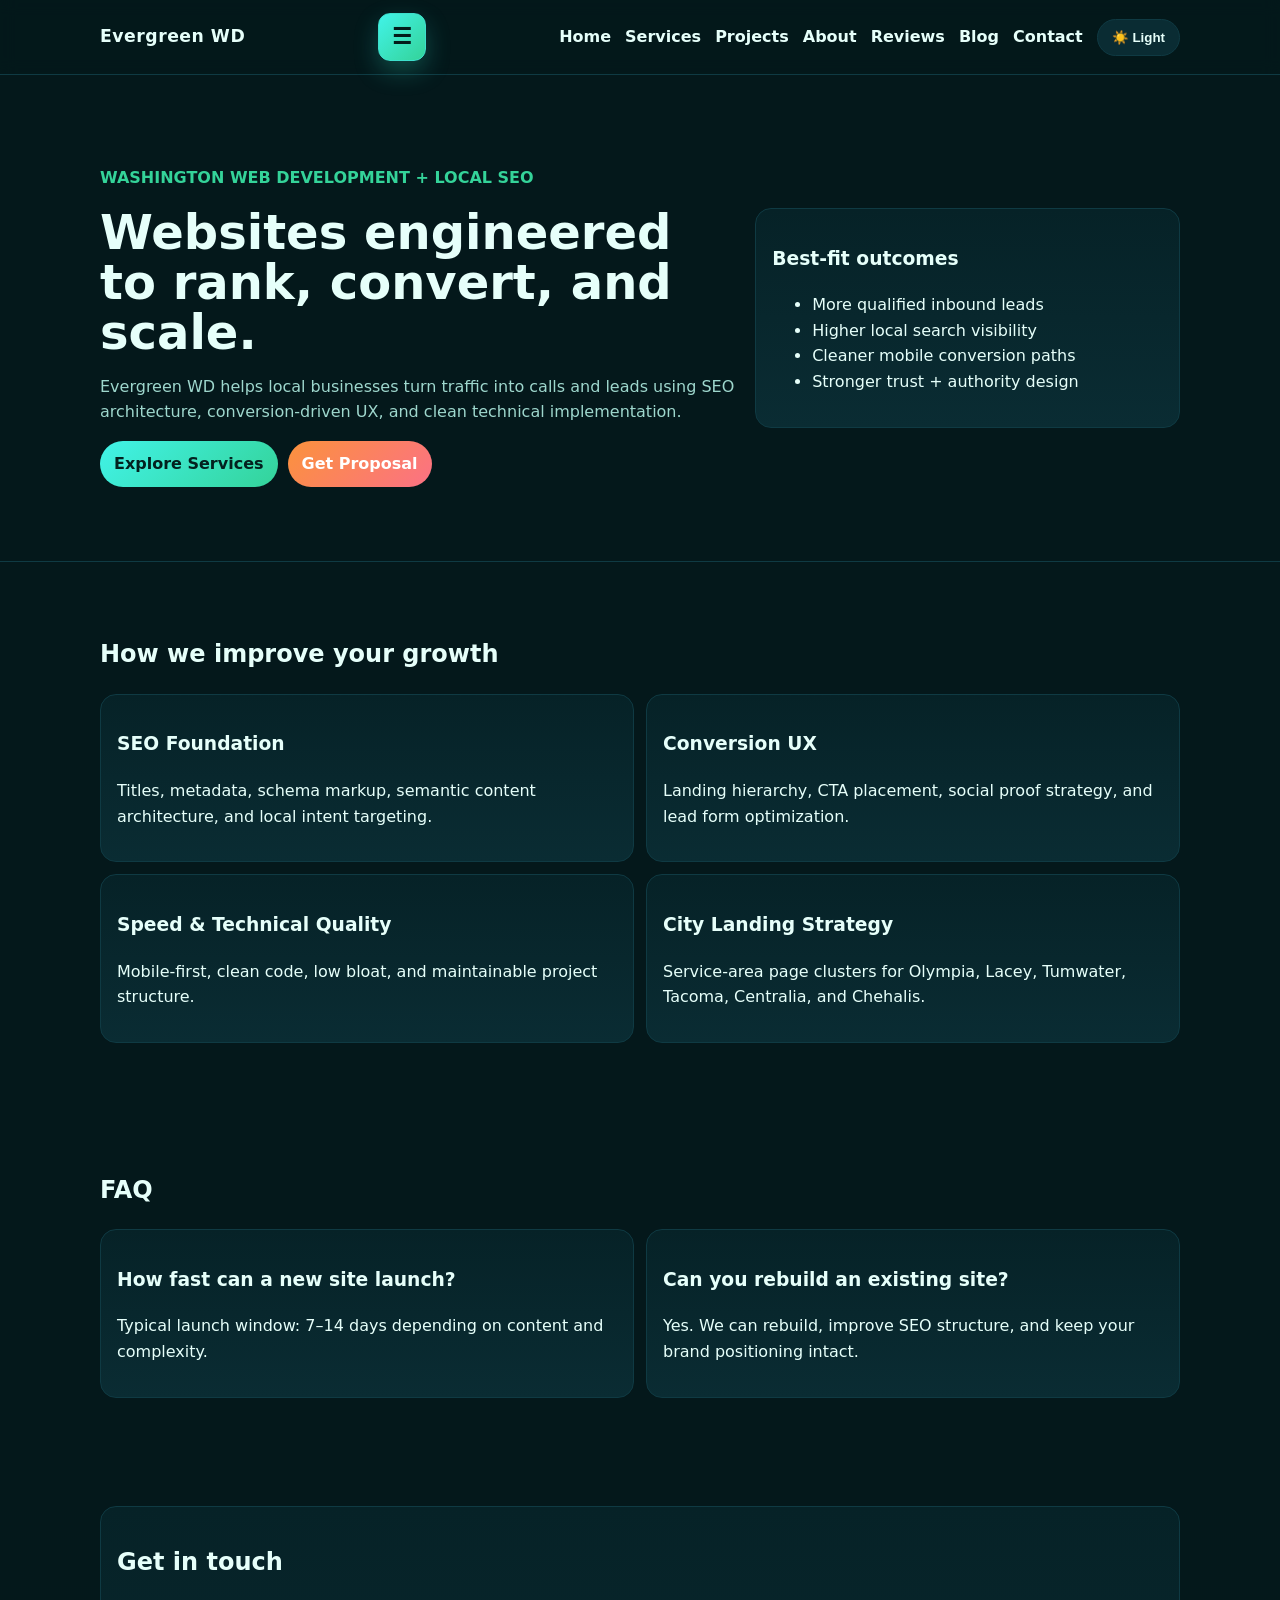
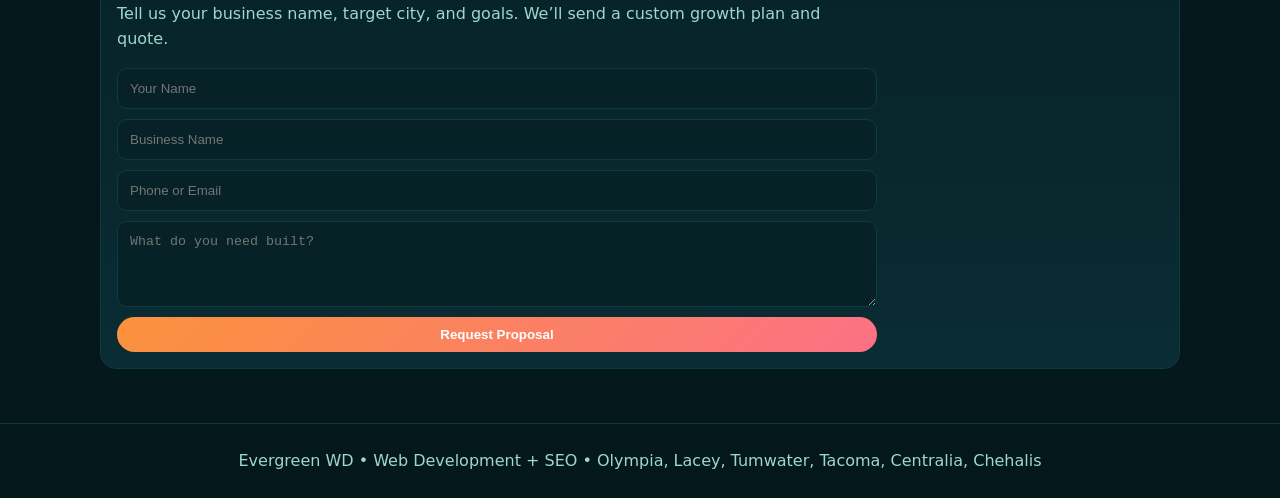
<file: index.html>
<!doctype html><html lang="en" data-theme="dark"><head><meta charset="utf-8"/><meta name="viewport" content="width=device-width,initial-scale=1"/><title>Evergreen WD | SEO Web Development in Washington</title><meta name="description" content="Evergreen WD builds high-converting, SEO-first websites for Washington small businesses. Web development, local SEO, and conversion strategy."/><meta name="keywords" content="web developer washington, local SEO olympia, website design tacoma, lead generation websites"/><link rel="canonical" href="https://maximas033.github.io/evergreen-wd-site/"/><meta property="og:title" content="Evergreen WD"/><meta property="og:description" content="SEO-focused web development for Washington businesses."/><link rel="stylesheet" href="styles.css"/><script type="application/ld+json">{"@context":"https://schema.org","@type":"ProfessionalService","name":"Evergreen WD","serviceType":["Web Development","Local SEO","Conversion Optimization"],"areaServed":["Olympia WA","Lacey WA","Tumwater WA","Tacoma WA","Centralia WA","Chehalis WA"]}</script></head><body><header class="header"><div class="container nav"><a class="brand" href="index.html">Evergreen WD</a><button id="menuBtn" class="menu-btn" aria-label="Open menu" type="button" style="display:inline-grid;place-items:center">☰</button><nav id="navLinks" class="links"><a href="index.html">Home</a><a href="services.html">Services</a><a href="projects.html">Projects</a><a href="about.html">About</a><a href="reviews.html">Reviews</a><a href="blog.html">Blog</a><a href="contact.html">Contact</a><button id="themeToggle" class="theme-btn" type="button">🌙 Dark</button></nav></div></header><section class="hero"><div class="container hero-grid"><div><p style="color:var(--brand-2);font-weight:800">WASHINGTON WEB DEVELOPMENT + LOCAL SEO</p><h1>Websites engineered to rank, convert, and scale.</h1><p class="sub">Evergreen WD helps local businesses turn traffic into calls and leads using SEO architecture, conversion-driven UX, and clean technical implementation.</p><div style="display:flex;gap:10px;flex-wrap:wrap"><a class="btn" href="services.html">Explore Services</a><a class="btn alt" href="contact.html">Get Proposal</a></div></div><div class="card"><h3>Best-fit outcomes</h3><ul><li>More qualified inbound leads</li><li>Higher local search visibility</li><li>Cleaner mobile conversion paths</li><li>Stronger trust + authority design</li></ul></div></div></section>
<section class="section"><div class="container"><h2>How we improve your growth</h2><div class="grid"><article class="card"><h3>SEO Foundation</h3><p>Titles, metadata, schema markup, semantic content architecture, and local intent targeting.</p></article><article class="card"><h3>Conversion UX</h3><p>Landing hierarchy, CTA placement, social proof strategy, and lead form optimization.</p></article><article class="card"><h3>Speed & Technical Quality</h3><p>Mobile-first, clean code, low bloat, and maintainable project structure.</p></article><article class="card"><h3>City Landing Strategy</h3><p>Service-area page clusters for Olympia, Lacey, Tumwater, Tacoma, Centralia, and Chehalis.</p></article></div></div></section>
<section class="section"><div class="container"><h2>FAQ</h2><div class="grid"><div class="card"><h3>How fast can a new site launch?</h3><p>Typical launch window: 7–14 days depending on content and complexity.</p></div><div class="card"><h3>Can you rebuild an existing site?</h3><p>Yes. We can rebuild, improve SEO structure, and keep your brand positioning intact.</p></div></div></div></section><section class="section"><div class="container"><div class="card"><h2>Get in touch</h2><p class="sub">Tell us your business name, target city, and goals. We’ll send a custom growth plan and quote.</p><form class="form" action="https://formsubmit.co/maxim.fedorets@icloud.com" method="POST">
<input type="hidden" name="_subject" value="Evergreen WD — New Lead"/>
<input type="hidden" name="_captcha" value="false"/>
<input type="hidden" name="_template" value="table"/>
<input type="text" name="name" placeholder="Your Name" required/>
<input type="text" name="business" placeholder="Business Name" required/>
<input type="text" name="contact" placeholder="Phone or Email" required/>
<textarea name="project" rows="4" placeholder="What do you need built?" required></textarea>
<button class="btn alt" type="submit">Request Proposal</button>
</form></div></div></section><footer class="footer">Evergreen WD • Web Development + SEO • Olympia, Lacey, Tumwater, Tacoma, Centralia, Chehalis</footer><script src="script.js"></script></body></html>
</file>
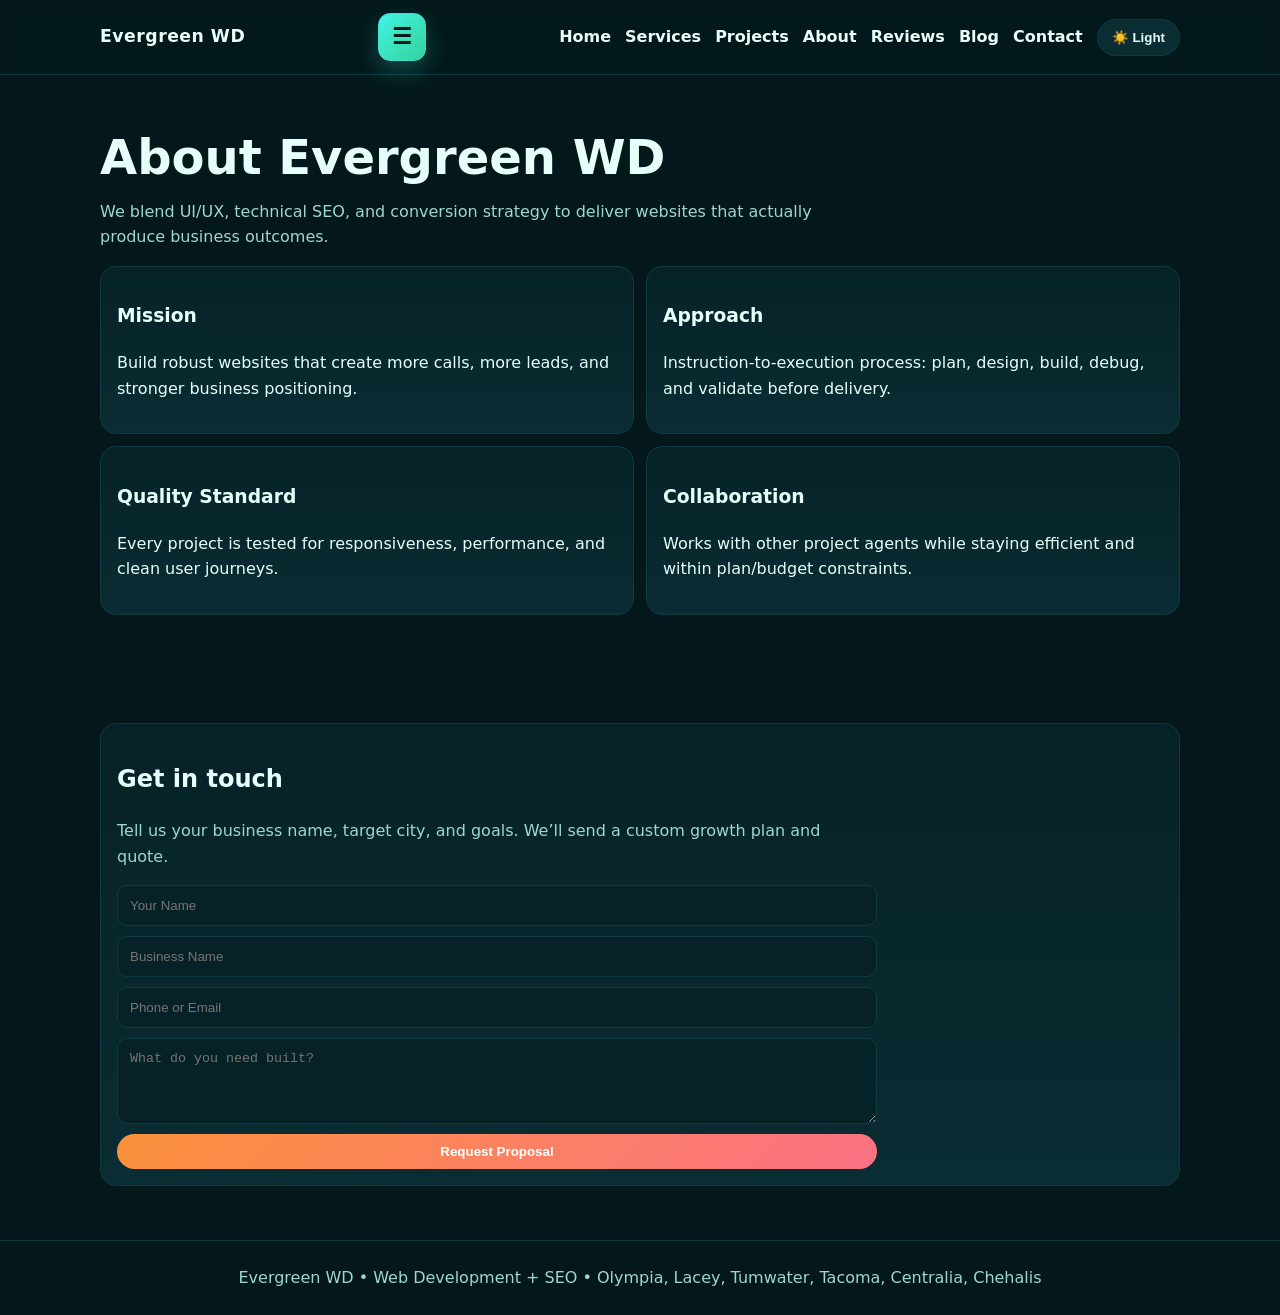
<file: about.html>
<!doctype html><html lang="en" data-theme="dark"><head><meta charset="utf-8"/><meta name="viewport" content="width=device-width,initial-scale=1"/><title>About Evergreen WD</title><meta name="description" content="About Evergreen WD: SEO-first web development studio helping Washington businesses convert more leads."/><link rel="stylesheet" href="styles.css"/></head><body><header class="header"><div class="container nav"><a class="brand" href="index.html">Evergreen WD</a><button id="menuBtn" class="menu-btn" aria-label="Open menu" type="button" style="display:inline-grid;place-items:center">☰</button><nav id="navLinks" class="links"><a href="index.html">Home</a><a href="services.html">Services</a><a href="projects.html">Projects</a><a href="about.html">About</a><a href="reviews.html">Reviews</a><a href="blog.html">Blog</a><a href="contact.html">Contact</a><button id="themeToggle" class="theme-btn" type="button">🌙 Dark</button></nav></div></header><section class="section"><div class="container"><h1>About Evergreen WD</h1><p class="sub">We blend UI/UX, technical SEO, and conversion strategy to deliver websites that actually produce business outcomes.</p><div class="grid"><div class="card"><h3>Mission</h3><p>Build robust websites that create more calls, more leads, and stronger business positioning.</p></div><div class="card"><h3>Approach</h3><p>Instruction-to-execution process: plan, design, build, debug, and validate before delivery.</p></div><div class="card"><h3>Quality Standard</h3><p>Every project is tested for responsiveness, performance, and clean user journeys.</p></div><div class="card"><h3>Collaboration</h3><p>Works with other project agents while staying efficient and within plan/budget constraints.</p></div></div></div></section><section class="section"><div class="container"><div class="card"><h2>Get in touch</h2><p class="sub">Tell us your business name, target city, and goals. We’ll send a custom growth plan and quote.</p><form class="form" action="https://formsubmit.co/maxim.fedorets@icloud.com" method="POST">
<input type="hidden" name="_subject" value="Evergreen WD — New Lead"/>
<input type="hidden" name="_captcha" value="false"/>
<input type="hidden" name="_template" value="table"/>
<input type="text" name="name" placeholder="Your Name" required/>
<input type="text" name="business" placeholder="Business Name" required/>
<input type="text" name="contact" placeholder="Phone or Email" required/>
<textarea name="project" rows="4" placeholder="What do you need built?" required></textarea>
<button class="btn alt" type="submit">Request Proposal</button>
</form></div></div></section><footer class="footer">Evergreen WD • Web Development + SEO • Olympia, Lacey, Tumwater, Tacoma, Centralia, Chehalis</footer><script src="script.js"></script></body></html>
</file>
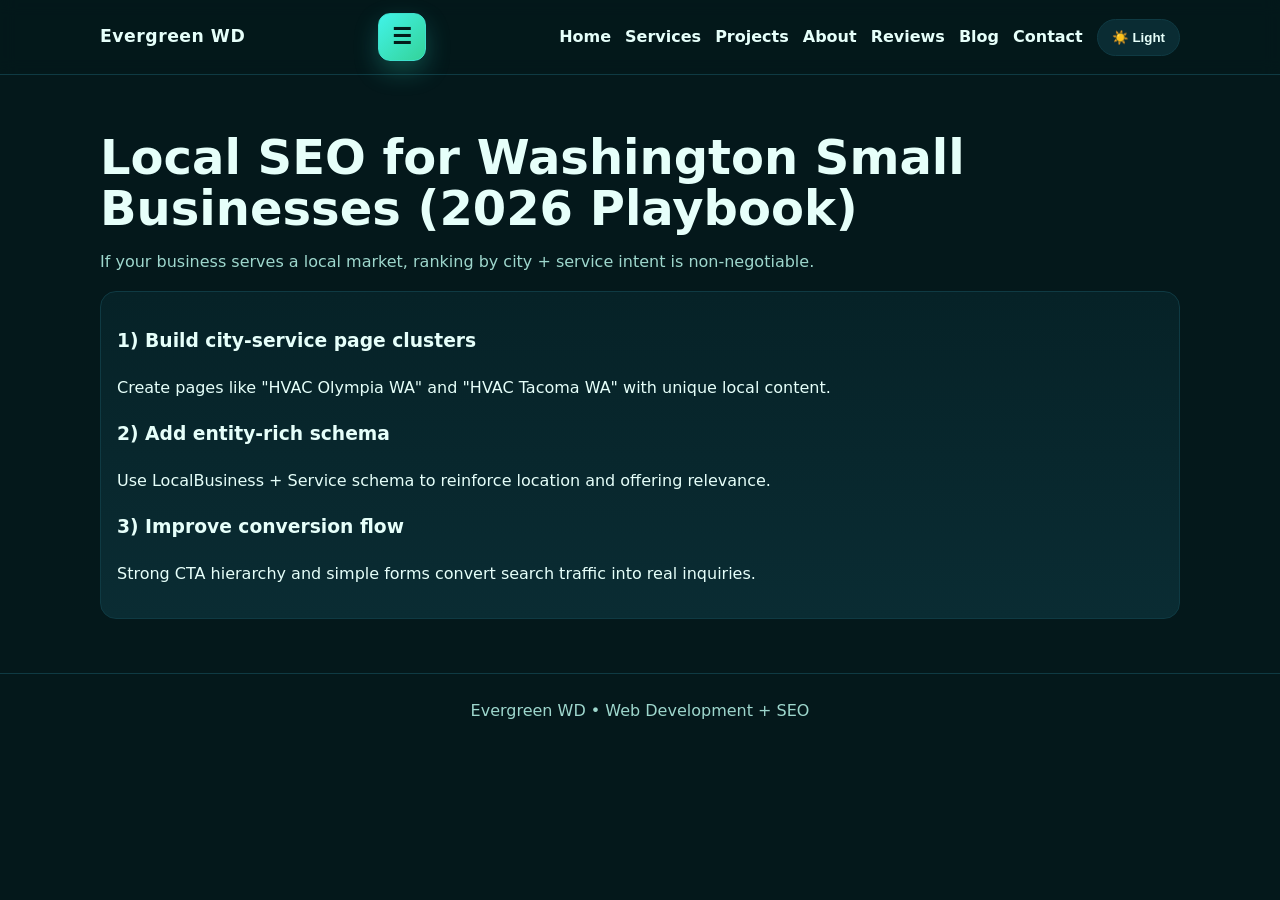
<file: blog-local-seo-washington.html>
<!doctype html><html lang="en" data-theme="dark"><head><meta charset="utf-8"/><meta name="viewport" content="width=device-width,initial-scale=1"/><title>Local SEO for Washington Small Businesses (2026 Playbook) | Evergreen WD</title><meta name="description" content="Learn how Washington small businesses can rank higher with city pages, schema markup, and conversion-focused content."/><link rel="canonical" href="https://maximas033.github.io/evergreen-wd-site/blog-local-seo-washington.html"/><meta property="og:title" content="Local SEO for Washington Small Businesses"/><meta property="og:description" content="City pages, schema, and conversion architecture for better rankings and leads."/><link rel="stylesheet" href="styles.css"/><script type="application/ld+json">{"@context":"https://schema.org","@type":"BlogPosting","headline":"Local SEO for Washington Small Businesses (2026 Playbook)","author":{"@type":"Organization","name":"Evergreen WD"},"datePublished":"2026-02-23","dateModified":"2026-02-23","publisher":{"@type":"Organization","name":"Evergreen WD"},"description":"Playbook for local SEO growth in Washington with city pages and schema."}</script></head><body><header class="header"><div class="container nav"><a class="brand" href="index.html">Evergreen WD</a><button id="menuBtn" class="menu-btn" aria-label="Open menu" type="button" style="display:inline-grid;place-items:center">☰</button><nav id="navLinks" class="links"><a href="index.html">Home</a><a href="services.html">Services</a><a href="projects.html">Projects</a><a href="about.html">About</a><a href="reviews.html">Reviews</a><a href="blog.html">Blog</a><a href="contact.html">Contact</a><button id="themeToggle" class="theme-btn" type="button">🌙 Dark</button></nav></div></header><section class="section"><div class="container"><h1>Local SEO for Washington Small Businesses (2026 Playbook)</h1><p class="sub">If your business serves a local market, ranking by city + service intent is non-negotiable.</p><div class="card"><h3>1) Build city-service page clusters</h3><p>Create pages like "HVAC Olympia WA" and "HVAC Tacoma WA" with unique local content.</p><h3>2) Add entity-rich schema</h3><p>Use LocalBusiness + Service schema to reinforce location and offering relevance.</p><h3>3) Improve conversion flow</h3><p>Strong CTA hierarchy and simple forms convert search traffic into real inquiries.</p></div></div></section><footer class="footer">Evergreen WD • Web Development + SEO</footer><script src="script.js"></script></body></html>
</file>
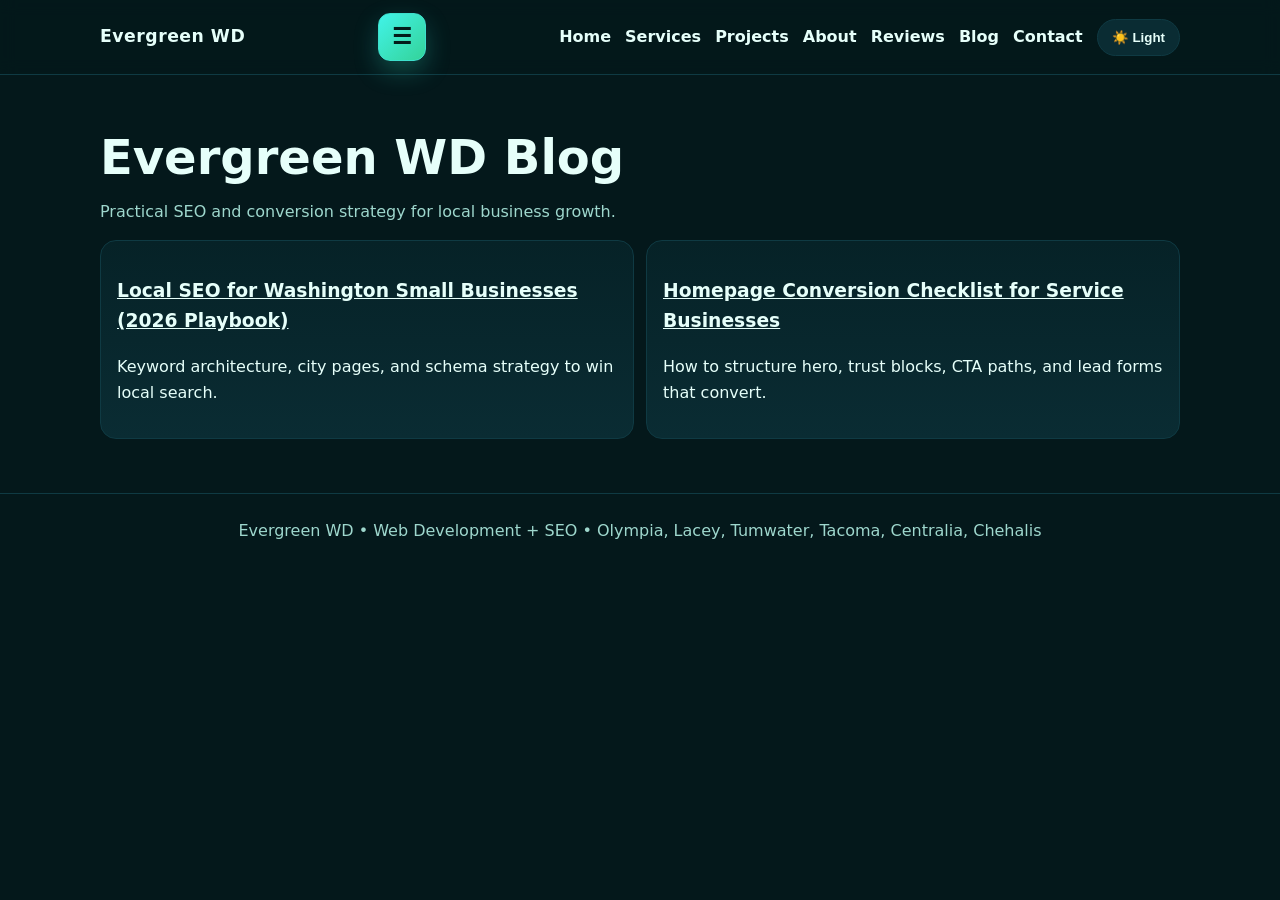
<file: blog.html>
<!doctype html><html lang="en" data-theme="dark"><head><meta charset="utf-8"/><meta name="viewport" content="width=device-width,initial-scale=1"/><title>Blog | Evergreen WD</title><meta name="description" content="SEO and web development insights from Evergreen WD for Washington small businesses."/><link rel="stylesheet" href="styles.css"/></head><body><header class="header"><div class="container nav"><a class="brand" href="index.html">Evergreen WD</a><button id="menuBtn" class="menu-btn" aria-label="Open menu" type="button" style="display:inline-grid;place-items:center">☰</button><nav id="navLinks" class="links"><a href="index.html">Home</a><a href="services.html">Services</a><a href="projects.html">Projects</a><a href="about.html">About</a><a href="reviews.html">Reviews</a><a href="blog.html">Blog</a><a href="contact.html">Contact</a><button id="themeToggle" class="theme-btn" type="button">🌙 Dark</button></nav></div></header><section class="section"><div class="container"><h1>Evergreen WD Blog</h1><p class="sub">Practical SEO and conversion strategy for local business growth.</p><div class="grid"><article class="card"><h3><a href="blog-local-seo-washington.html" style="color:inherit">Local SEO for Washington Small Businesses (2026 Playbook)</a></h3><p>Keyword architecture, city pages, and schema strategy to win local search.</p></article><article class="card"><h3><a href="blog-conversion-homepage-checklist.html" style="color:inherit">Homepage Conversion Checklist for Service Businesses</a></h3><p>How to structure hero, trust blocks, CTA paths, and lead forms that convert.</p></article></div></div></section><footer class="footer">Evergreen WD • Web Development + SEO • Olympia, Lacey, Tumwater, Tacoma, Centralia, Chehalis</footer><script src="script.js"></script></body></html>
</file>
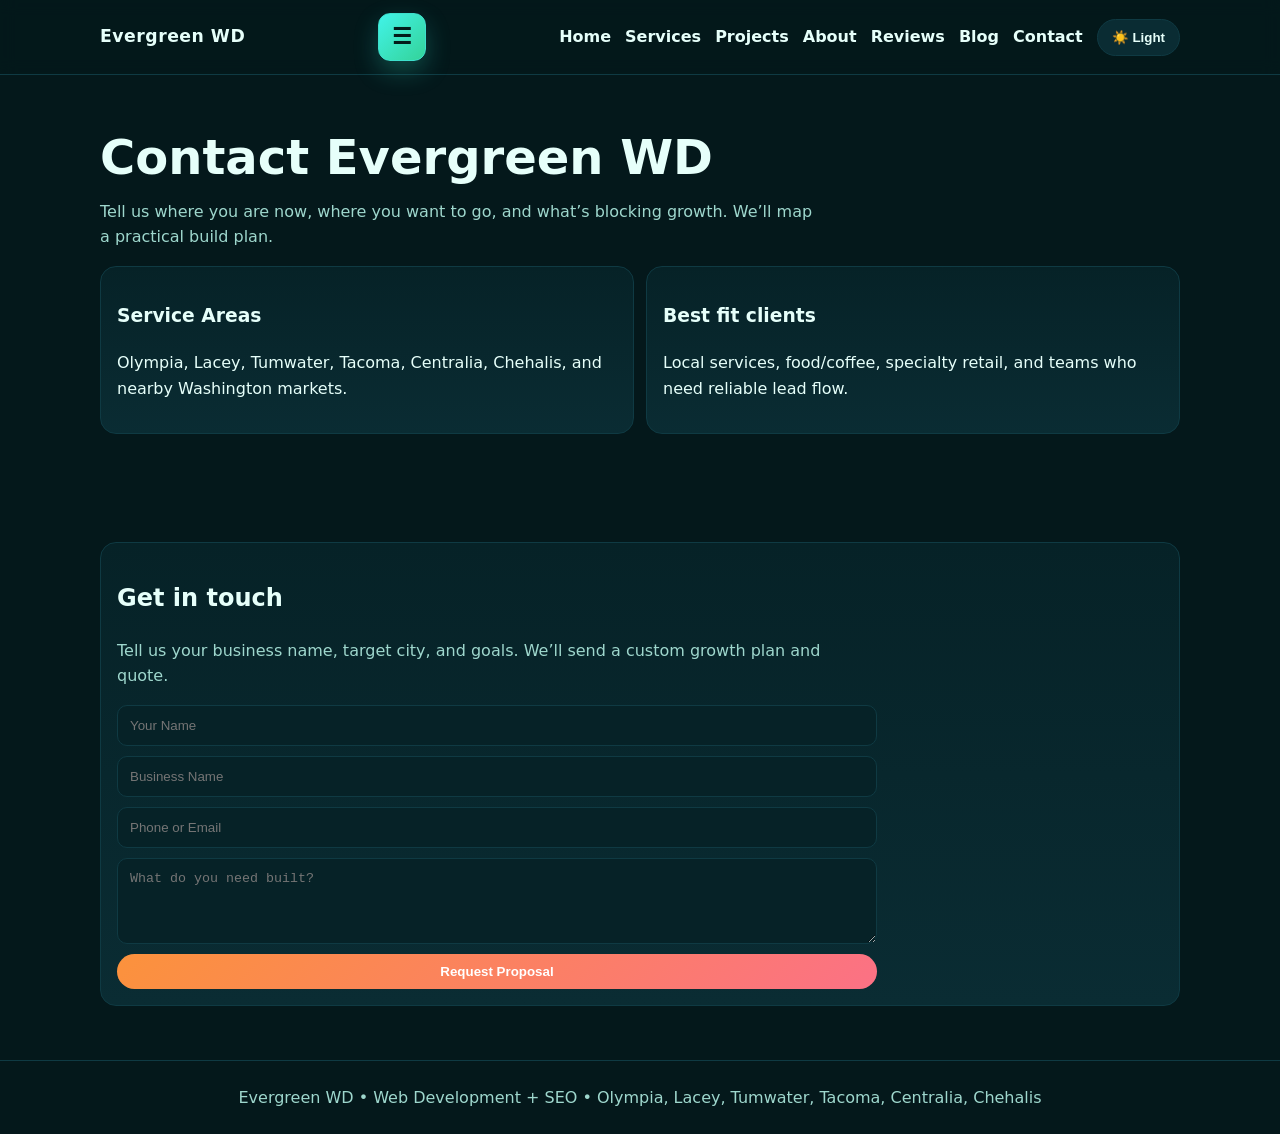
<file: contact.html>
<!doctype html><html lang="en" data-theme="dark"><head><meta charset="utf-8"/><meta name="viewport" content="width=device-width,initial-scale=1"/><title>Contact Evergreen WD</title><meta name="description" content="Contact Evergreen WD for web development and local SEO in Washington."/><link rel="stylesheet" href="styles.css"/></head><body><header class="header"><div class="container nav"><a class="brand" href="index.html">Evergreen WD</a><button id="menuBtn" class="menu-btn" aria-label="Open menu" type="button" style="display:inline-grid;place-items:center">☰</button><nav id="navLinks" class="links"><a href="index.html">Home</a><a href="services.html">Services</a><a href="projects.html">Projects</a><a href="about.html">About</a><a href="reviews.html">Reviews</a><a href="blog.html">Blog</a><a href="contact.html">Contact</a><button id="themeToggle" class="theme-btn" type="button">🌙 Dark</button></nav></div></header><section class="section"><div class="container"><h1>Contact Evergreen WD</h1><p class="sub">Tell us where you are now, where you want to go, and what’s blocking growth. We’ll map a practical build plan.</p><div class="grid"><div class="card"><h3>Service Areas</h3><p>Olympia, Lacey, Tumwater, Tacoma, Centralia, Chehalis, and nearby Washington markets.</p></div><div class="card"><h3>Best fit clients</h3><p>Local services, food/coffee, specialty retail, and teams who need reliable lead flow.</p></div></div></div></section><section class="section"><div class="container"><div class="card"><h2>Get in touch</h2><p class="sub">Tell us your business name, target city, and goals. We’ll send a custom growth plan and quote.</p><form class="form" action="https://formsubmit.co/maxim.fedorets@icloud.com" method="POST">
<input type="hidden" name="_subject" value="Evergreen WD — New Lead"/>
<input type="hidden" name="_captcha" value="false"/>
<input type="hidden" name="_template" value="table"/>
<input type="text" name="name" placeholder="Your Name" required/>
<input type="text" name="business" placeholder="Business Name" required/>
<input type="text" name="contact" placeholder="Phone or Email" required/>
<textarea name="project" rows="4" placeholder="What do you need built?" required></textarea>
<button class="btn alt" type="submit">Request Proposal</button>
</form></div></div></section><footer class="footer">Evergreen WD • Web Development + SEO • Olympia, Lacey, Tumwater, Tacoma, Centralia, Chehalis</footer><script src="script.js"></script></body></html>
</file>
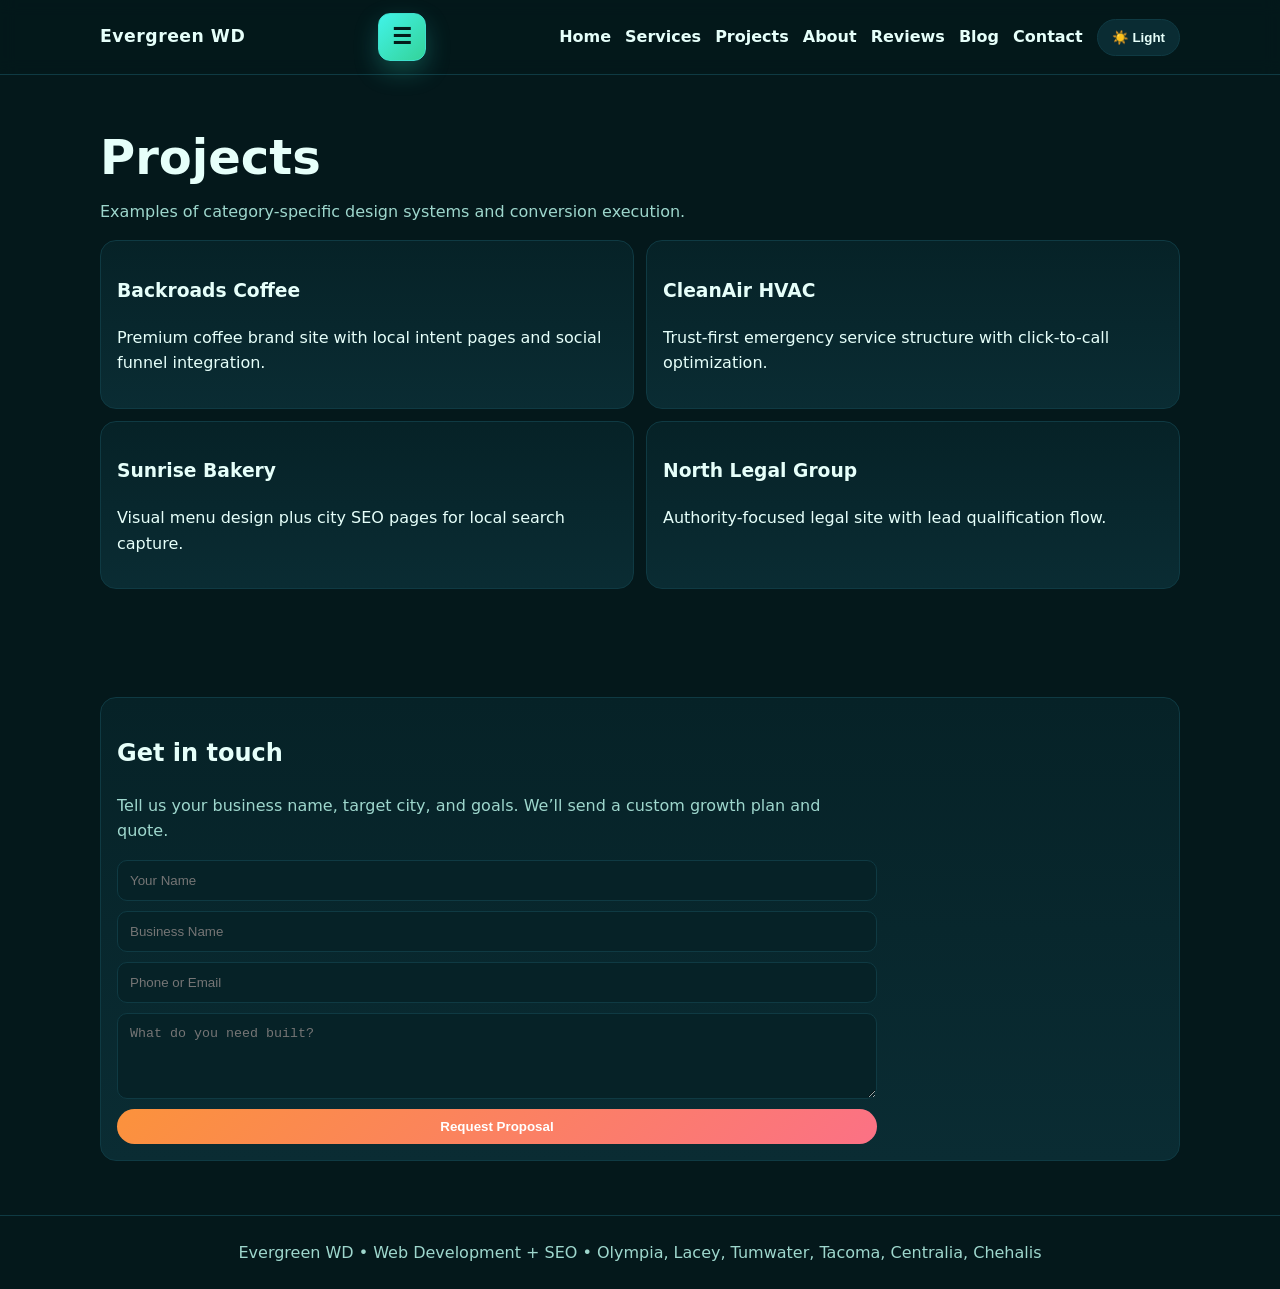
<file: projects.html>
<!doctype html><html lang="en" data-theme="dark"><head><meta charset="utf-8"/><meta name="viewport" content="width=device-width,initial-scale=1"/><title>Projects | Evergreen WD</title><meta name="description" content="Evergreen WD project portfolio: local websites optimized for SEO and conversion."/><link rel="stylesheet" href="styles.css"/></head><body><header class="header"><div class="container nav"><a class="brand" href="index.html">Evergreen WD</a><button id="menuBtn" class="menu-btn" aria-label="Open menu" type="button" style="display:inline-grid;place-items:center">☰</button><nav id="navLinks" class="links"><a href="index.html">Home</a><a href="services.html">Services</a><a href="projects.html">Projects</a><a href="about.html">About</a><a href="reviews.html">Reviews</a><a href="blog.html">Blog</a><a href="contact.html">Contact</a><button id="themeToggle" class="theme-btn" type="button">🌙 Dark</button></nav></div></header><section class="section"><div class="container"><h1>Projects</h1><p class="sub">Examples of category-specific design systems and conversion execution.</p><div class="grid"><article class="card"><h3>Backroads Coffee</h3><p>Premium coffee brand site with local intent pages and social funnel integration.</p></article><article class="card"><h3>CleanAir HVAC</h3><p>Trust-first emergency service structure with click-to-call optimization.</p></article><article class="card"><h3>Sunrise Bakery</h3><p>Visual menu design plus city SEO pages for local search capture.</p></article><article class="card"><h3>North Legal Group</h3><p>Authority-focused legal site with lead qualification flow.</p></article></div></div></section><section class="section"><div class="container"><div class="card"><h2>Get in touch</h2><p class="sub">Tell us your business name, target city, and goals. We’ll send a custom growth plan and quote.</p><form class="form" action="https://formsubmit.co/maxim.fedorets@icloud.com" method="POST">
<input type="hidden" name="_subject" value="Evergreen WD — New Lead"/>
<input type="hidden" name="_captcha" value="false"/>
<input type="hidden" name="_template" value="table"/>
<input type="text" name="name" placeholder="Your Name" required/>
<input type="text" name="business" placeholder="Business Name" required/>
<input type="text" name="contact" placeholder="Phone or Email" required/>
<textarea name="project" rows="4" placeholder="What do you need built?" required></textarea>
<button class="btn alt" type="submit">Request Proposal</button>
</form></div></div></section><footer class="footer">Evergreen WD • Web Development + SEO • Olympia, Lacey, Tumwater, Tacoma, Centralia, Chehalis</footer><script src="script.js"></script></body></html>
</file>
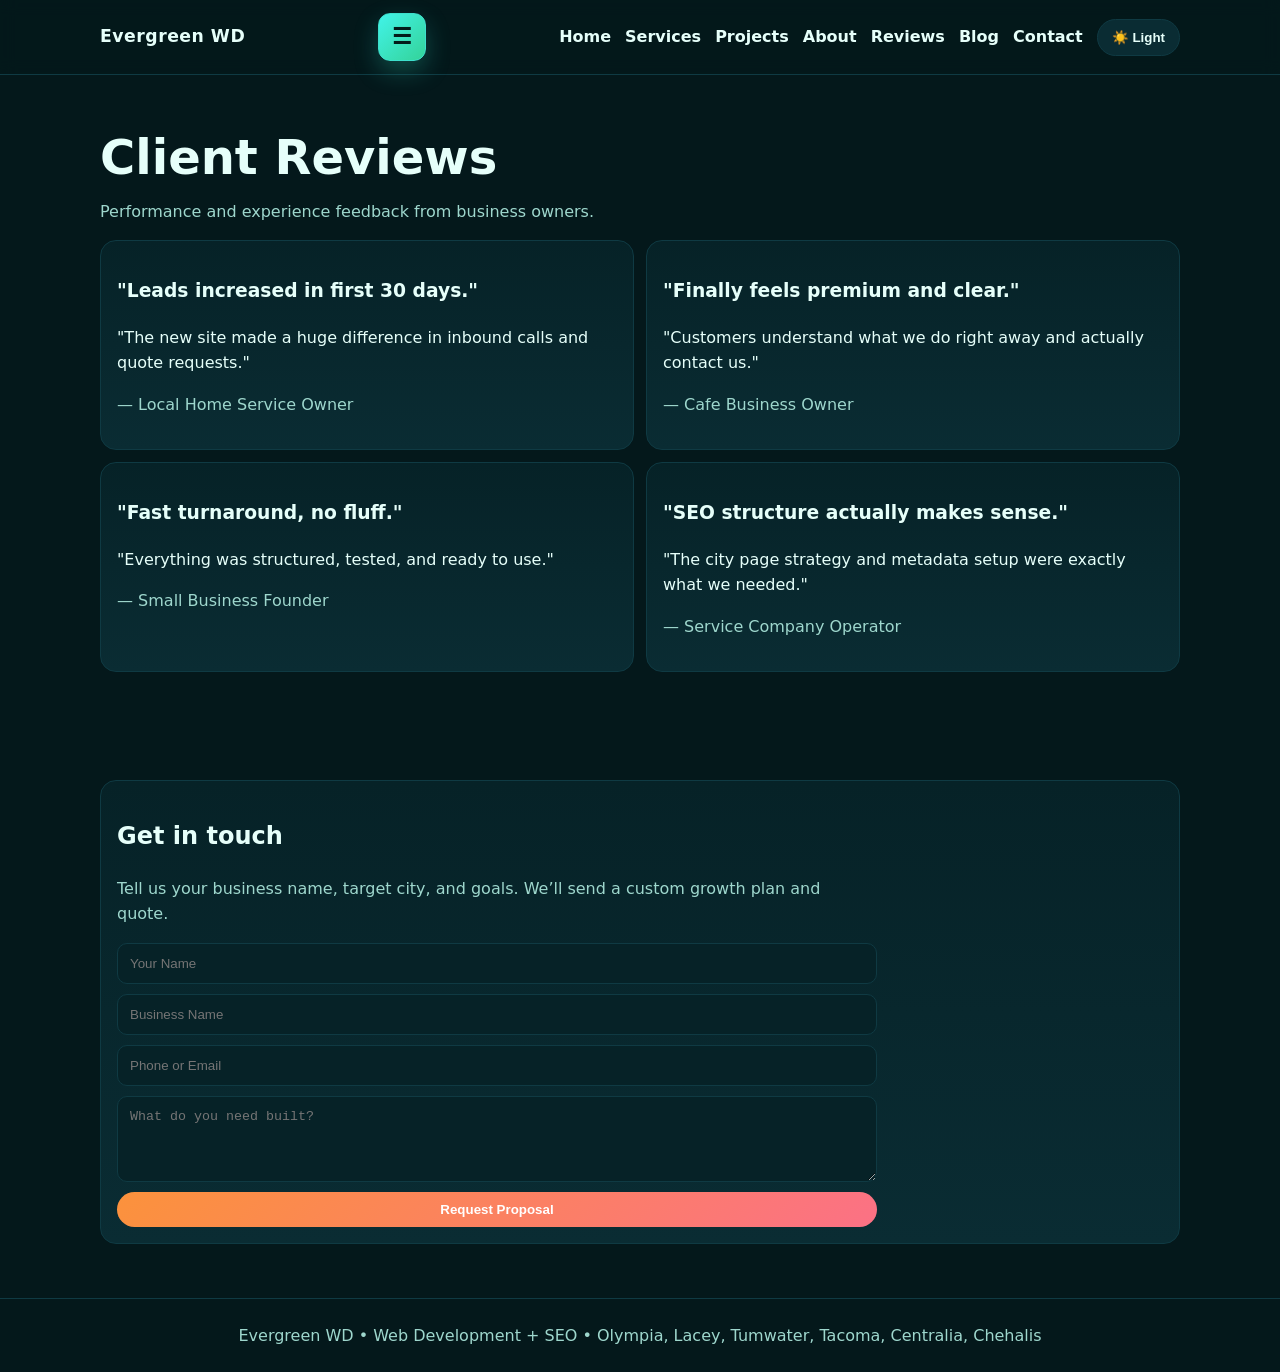
<file: reviews.html>
<!doctype html><html lang="en" data-theme="dark"><head><meta charset="utf-8"/><meta name="viewport" content="width=device-width,initial-scale=1"/><title>Reviews | Evergreen WD</title><meta name="description" content="Client feedback and outcomes from Evergreen WD web development and SEO projects."/><link rel="stylesheet" href="styles.css"/></head><body><header class="header"><div class="container nav"><a class="brand" href="index.html">Evergreen WD</a><button id="menuBtn" class="menu-btn" aria-label="Open menu" type="button" style="display:inline-grid;place-items:center">☰</button><nav id="navLinks" class="links"><a href="index.html">Home</a><a href="services.html">Services</a><a href="projects.html">Projects</a><a href="about.html">About</a><a href="reviews.html">Reviews</a><a href="blog.html">Blog</a><a href="contact.html">Contact</a><button id="themeToggle" class="theme-btn" type="button">🌙 Dark</button></nav></div></header><section class="section"><div class="container"><h1>Client Reviews</h1><p class="sub">Performance and experience feedback from business owners.</p><div class="grid"><div class="card"><h3>"Leads increased in first 30 days."</h3><p>"The new site made a huge difference in inbound calls and quote requests."</p><p class="sub">— Local Home Service Owner</p></div><div class="card"><h3>"Finally feels premium and clear."</h3><p>"Customers understand what we do right away and actually contact us."</p><p class="sub">— Cafe Business Owner</p></div><div class="card"><h3>"Fast turnaround, no fluff."</h3><p>"Everything was structured, tested, and ready to use."</p><p class="sub">— Small Business Founder</p></div><div class="card"><h3>"SEO structure actually makes sense."</h3><p>"The city page strategy and metadata setup were exactly what we needed."</p><p class="sub">— Service Company Operator</p></div></div></div></section><section class="section"><div class="container"><div class="card"><h2>Get in touch</h2><p class="sub">Tell us your business name, target city, and goals. We’ll send a custom growth plan and quote.</p><form class="form" action="https://formsubmit.co/maxim.fedorets@icloud.com" method="POST">
<input type="hidden" name="_subject" value="Evergreen WD — New Lead"/>
<input type="hidden" name="_captcha" value="false"/>
<input type="hidden" name="_template" value="table"/>
<input type="text" name="name" placeholder="Your Name" required/>
<input type="text" name="business" placeholder="Business Name" required/>
<input type="text" name="contact" placeholder="Phone or Email" required/>
<textarea name="project" rows="4" placeholder="What do you need built?" required></textarea>
<button class="btn alt" type="submit">Request Proposal</button>
</form></div></div></section><footer class="footer">Evergreen WD • Web Development + SEO • Olympia, Lacey, Tumwater, Tacoma, Centralia, Chehalis</footer><script src="script.js"></script></body></html>
</file>
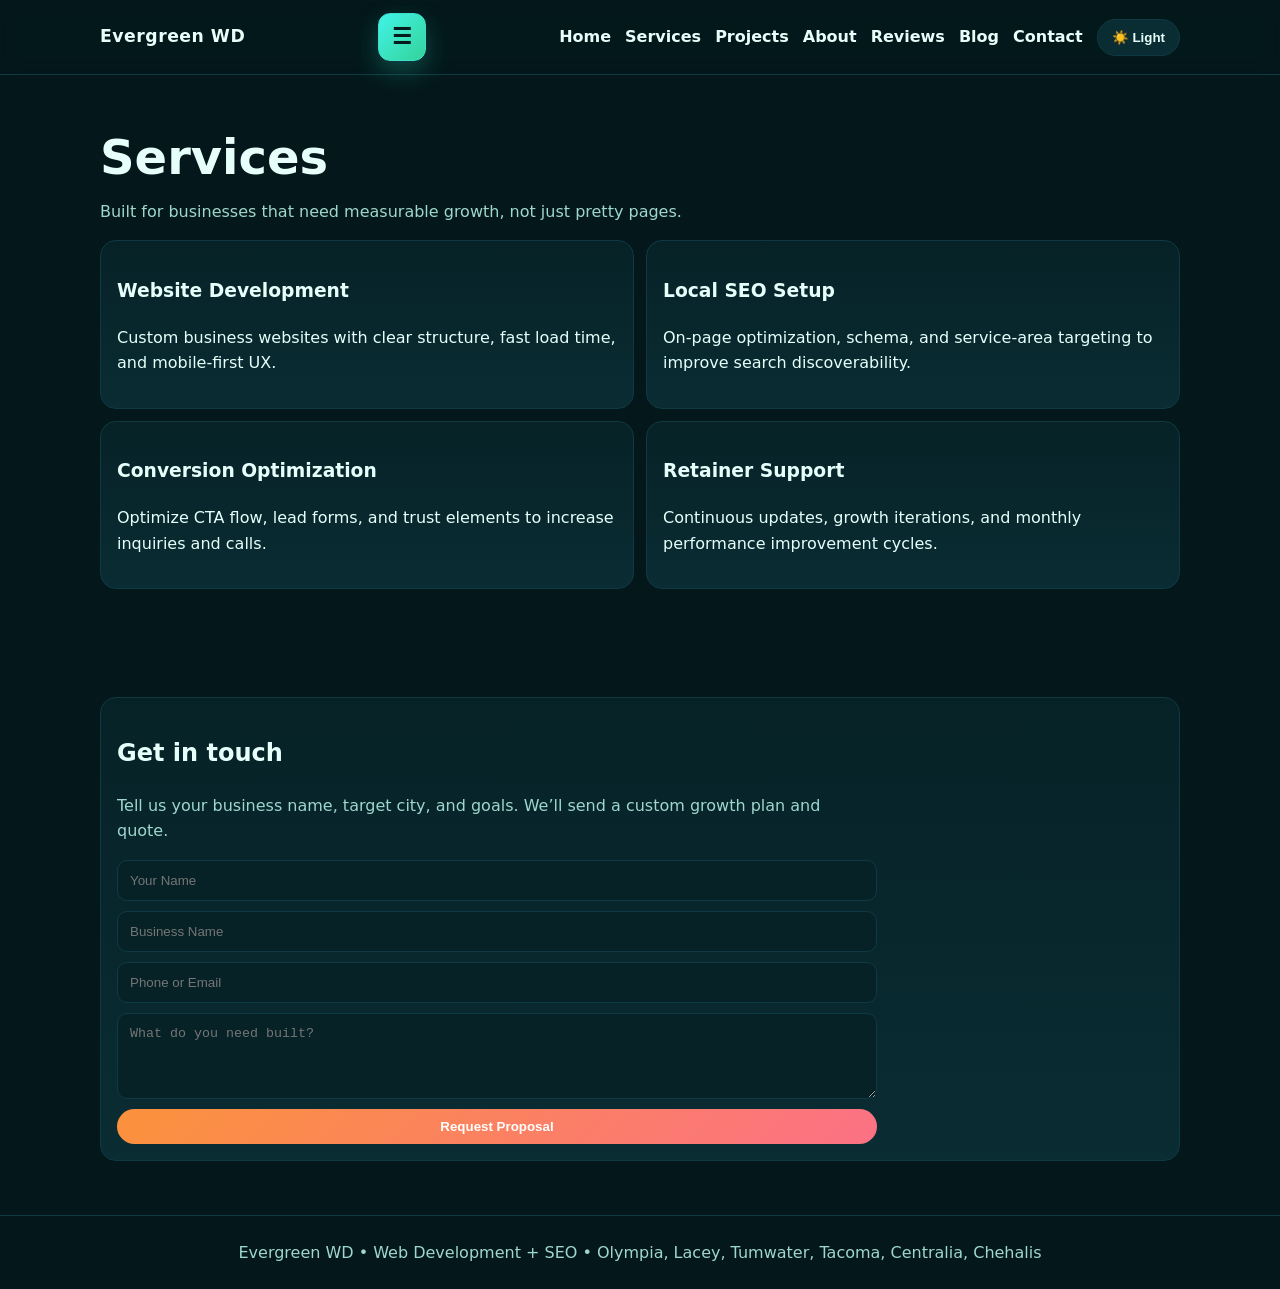
<file: services.html>
<!doctype html><html lang="en" data-theme="dark"><head><meta charset="utf-8"/><meta name="viewport" content="width=device-width,initial-scale=1"/><title>Services | Evergreen WD</title><meta name="description" content="Evergreen WD services: web development, local SEO, conversion optimization, and ongoing growth support."/><link rel="stylesheet" href="styles.css"/></head><body><header class="header"><div class="container nav"><a class="brand" href="index.html">Evergreen WD</a><button id="menuBtn" class="menu-btn" aria-label="Open menu" type="button" style="display:inline-grid;place-items:center">☰</button><nav id="navLinks" class="links"><a href="index.html">Home</a><a href="services.html">Services</a><a href="projects.html">Projects</a><a href="about.html">About</a><a href="reviews.html">Reviews</a><a href="blog.html">Blog</a><a href="contact.html">Contact</a><button id="themeToggle" class="theme-btn" type="button">🌙 Dark</button></nav></div></header><section class="section"><div class="container"><h1>Services</h1><p class="sub">Built for businesses that need measurable growth, not just pretty pages.</p><div class="grid"><article class="card"><h3>Website Development</h3><p>Custom business websites with clear structure, fast load time, and mobile-first UX.</p></article><article class="card"><h3>Local SEO Setup</h3><p>On-page optimization, schema, and service-area targeting to improve search discoverability.</p></article><article class="card"><h3>Conversion Optimization</h3><p>Optimize CTA flow, lead forms, and trust elements to increase inquiries and calls.</p></article><article class="card"><h3>Retainer Support</h3><p>Continuous updates, growth iterations, and monthly performance improvement cycles.</p></article></div></div></section><section class="section"><div class="container"><div class="card"><h2>Get in touch</h2><p class="sub">Tell us your business name, target city, and goals. We’ll send a custom growth plan and quote.</p><form class="form" action="https://formsubmit.co/maxim.fedorets@icloud.com" method="POST">
<input type="hidden" name="_subject" value="Evergreen WD — New Lead"/>
<input type="hidden" name="_captcha" value="false"/>
<input type="hidden" name="_template" value="table"/>
<input type="text" name="name" placeholder="Your Name" required/>
<input type="text" name="business" placeholder="Business Name" required/>
<input type="text" name="contact" placeholder="Phone or Email" required/>
<textarea name="project" rows="4" placeholder="What do you need built?" required></textarea>
<button class="btn alt" type="submit">Request Proposal</button>
</form></div></div></section><footer class="footer">Evergreen WD • Web Development + SEO • Olympia, Lacey, Tumwater, Tacoma, Centralia, Chehalis</footer><script src="script.js"></script></body></html>
</file>
<file: styles.css>
:root{
  --bg:#f6fffc;
  --surface:#ffffff;
  --surface2:#ebfffa;
  --text:#0f172a;
  --muted:#475569;
  --line:#c7f1e8;
  --brand:#2dd4bf;
  --brand-2:#22c55e;
  --accent:#f97316;
}
[data-theme="dark"]{
  --bg:#04181b;
  --surface:#062227;
  --surface2:#0a2c33;
  --text:#e6fffa;
  --muted:#9ed7cd;
  --line:#0f3a43;
  --brand:#41f3e8;
  --brand-2:#34d399;
  --accent:#fb923c;
}
*{box-sizing:border-box} html,body{margin:0;padding:0}
body{font-family:Inter,system-ui,-apple-system,Segoe UI,Roboto,sans-serif;background:var(--bg);color:var(--text);line-height:1.6;transition:.2s ease}
.container{max-width:1120px;margin:0 auto;padding:0 20px}
.header{position:sticky;top:0;background:color-mix(in srgb, var(--bg) 88%, transparent);backdrop-filter:blur(8px);border-bottom:1px solid var(--line);z-index:50}
.nav{height:74px;display:flex;align-items:center;justify-content:space-between;gap:10px}
.brand{display:flex;align-items:center;gap:10px;text-decoration:none;color:var(--text);font-weight:900;letter-spacing:.5px;font-size:1.08rem}
.links{display:flex;gap:14px;align-items:center}
.links a{text-decoration:none;color:var(--text);font-weight:650}
.btn,.theme-btn{border:0;border-radius:999px;padding:10px 14px;font-weight:800;cursor:pointer;text-decoration:none;display:inline-block}
.btn{background:linear-gradient(135deg,var(--brand),var(--brand-2));color:#03211f}
.btn.alt{background:linear-gradient(135deg,var(--accent),#fb7185);color:#fff}
.theme-btn{background:var(--surface2);color:var(--text);border:1px solid var(--line)}
.hero{padding:74px 0;border-bottom:1px solid var(--line)}
.hero-grid{display:grid;grid-template-columns:1.2fr .8fr;gap:18px;align-items:center}
h1{font-size:3rem;line-height:1.05;margin:.2rem 0 1rem}
.sub{color:var(--muted);max-width:720px}
.card{background:linear-gradient(180deg,var(--surface),var(--surface2));border:1px solid var(--line);border-radius:16px;padding:16px}
.section{padding:54px 0}
.grid{display:grid;grid-template-columns:repeat(2,1fr);gap:12px}
.grid4{display:grid;grid-template-columns:repeat(4,1fr);gap:12px}
.footer{padding:24px;border-top:1px solid var(--line);text-align:center;color:var(--muted)}
input,textarea{width:100%;padding:12px;border-radius:10px;border:1px solid var(--line);background:var(--surface);color:var(--text)}
.form{display:grid;gap:10px;max-width:760px}
.menu-btn{display:none;border:1px solid #3ddfcc;background:linear-gradient(135deg,var(--brand),var(--brand-2));color:#031b1a;border-radius:12px;width:48px;height:48px;font-size:1.35rem;font-weight:900;box-shadow:0 10px 24px rgba(45,212,191,.28)}

@media(max-width:1100px){.hero-grid,.grid,.grid4{grid-template-columns:1fr}.menu-btn{display:inline-grid !important;place-items:center}.links{display:none;position:absolute;left:0;right:0;top:74px;background:var(--bg);border-bottom:1px solid var(--line);padding:12px 20px;flex-direction:column;align-items:flex-start;z-index:100}.links.open{display:flex}}
</file>
